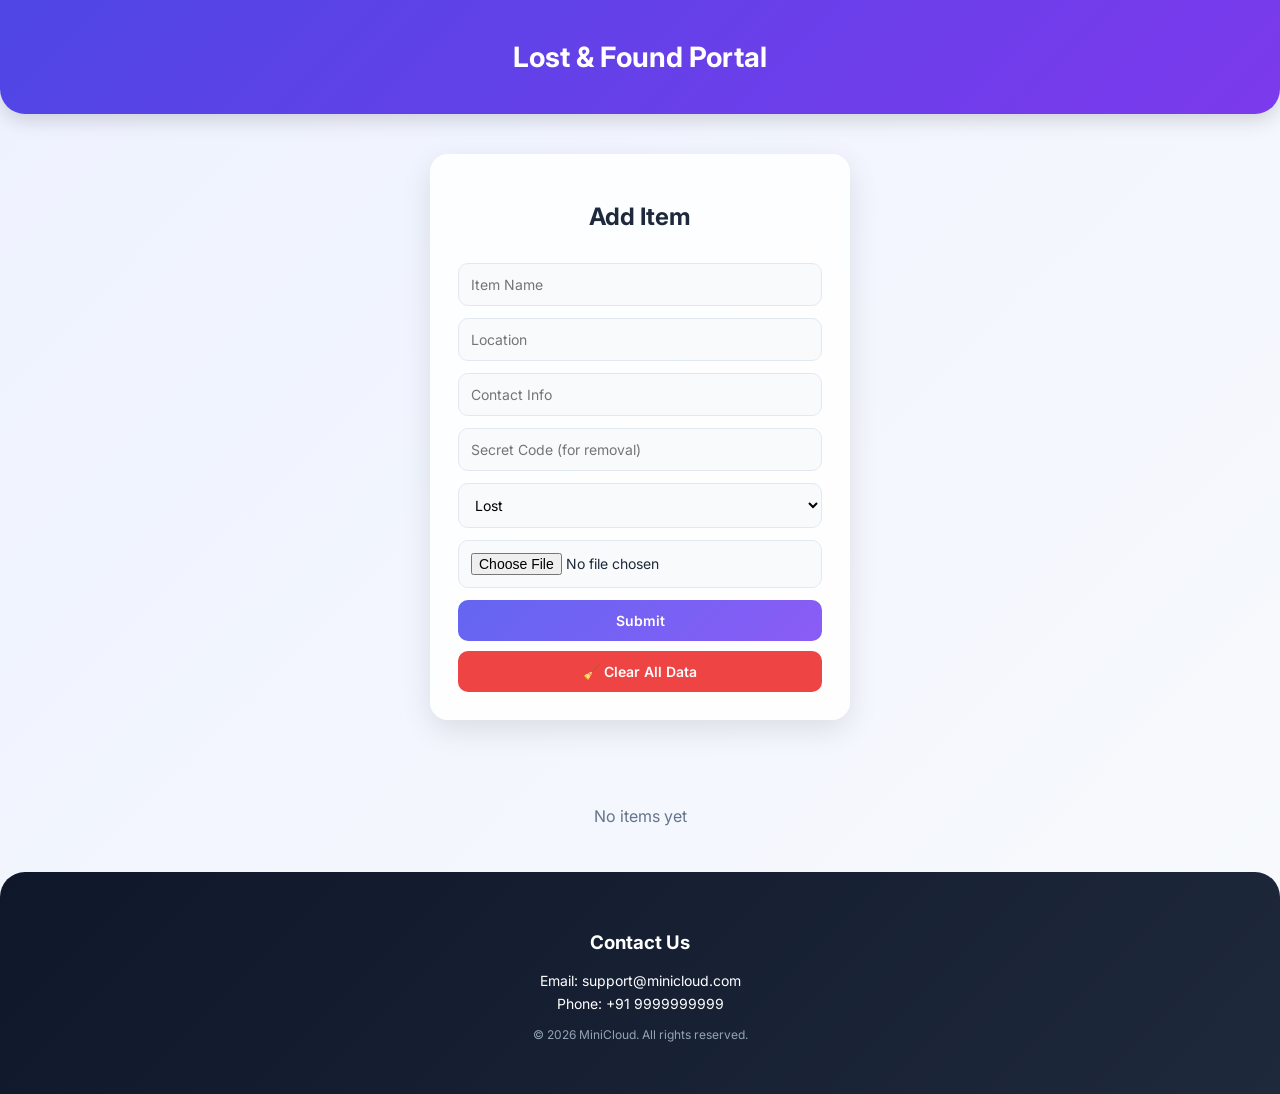
<file: campus_lost_found/index.html>
<!DOCTYPE html>
<html lang="en">
<head>
    <meta charset="UTF-8">
    <meta name="viewport" content="width=device-width, initial-scale=1.0">
    <title>MiniCloud - Lost & Found</title>

    <!-- Google Font -->
    <link href="https://fonts.googleapis.com/css2?family=Inter:wght@300;400;600&display=swap" rel="stylesheet">

    <!-- CSS -->
    <link rel="stylesheet" href="style.css">
</head>

<body>

    <!-- Header -->
    <header>
        <h1>Lost & Found Portal</h1>
        
    </header>

    <!-- Form Section -->
    <section class="form-section">
        <h2>Add Item</h2>

        <input type="text" id="itemName" placeholder="Item Name">
        <input type="text" id="location" placeholder="Location">
        <input type="text" id="contact" placeholder="Contact Info">
        <input type="password" id="secret" placeholder="Secret Code (for removal)">

        <select id="type">
            <option value="Lost">Lost</option>
            <option value="Found">Found</option>
        </select>

        <input type="file" id="itemImage" accept="image/*">

        <button onclick="addItem()">Submit</button>

        <!-- Optional: Clear All -->
        <button onclick="clearAllData()" style="margin-top:10px;background:#ef4444;color:white;">
            🧹 Clear All Data
        </button>
    </section>

    <!-- Items Section -->
    <section class="items" id="itemsList">
        <!-- Cards will come from JavaScript -->
    </section>

    <!-- Footer -->
    <footer class="contact-us">
        <h3>Contact Us</h3>

        <div class="contact-details">
            <p>Email: support@minicloud.com</p>
            <p>Phone: +91 9999999999</p>
        </div>

        <p class="note">© 2026 MiniCloud. All rights reserved.</p>
    </footer>

    <!-- JavaScript -->
    <script src="script.js"></script>

</body>
</html>
</file>
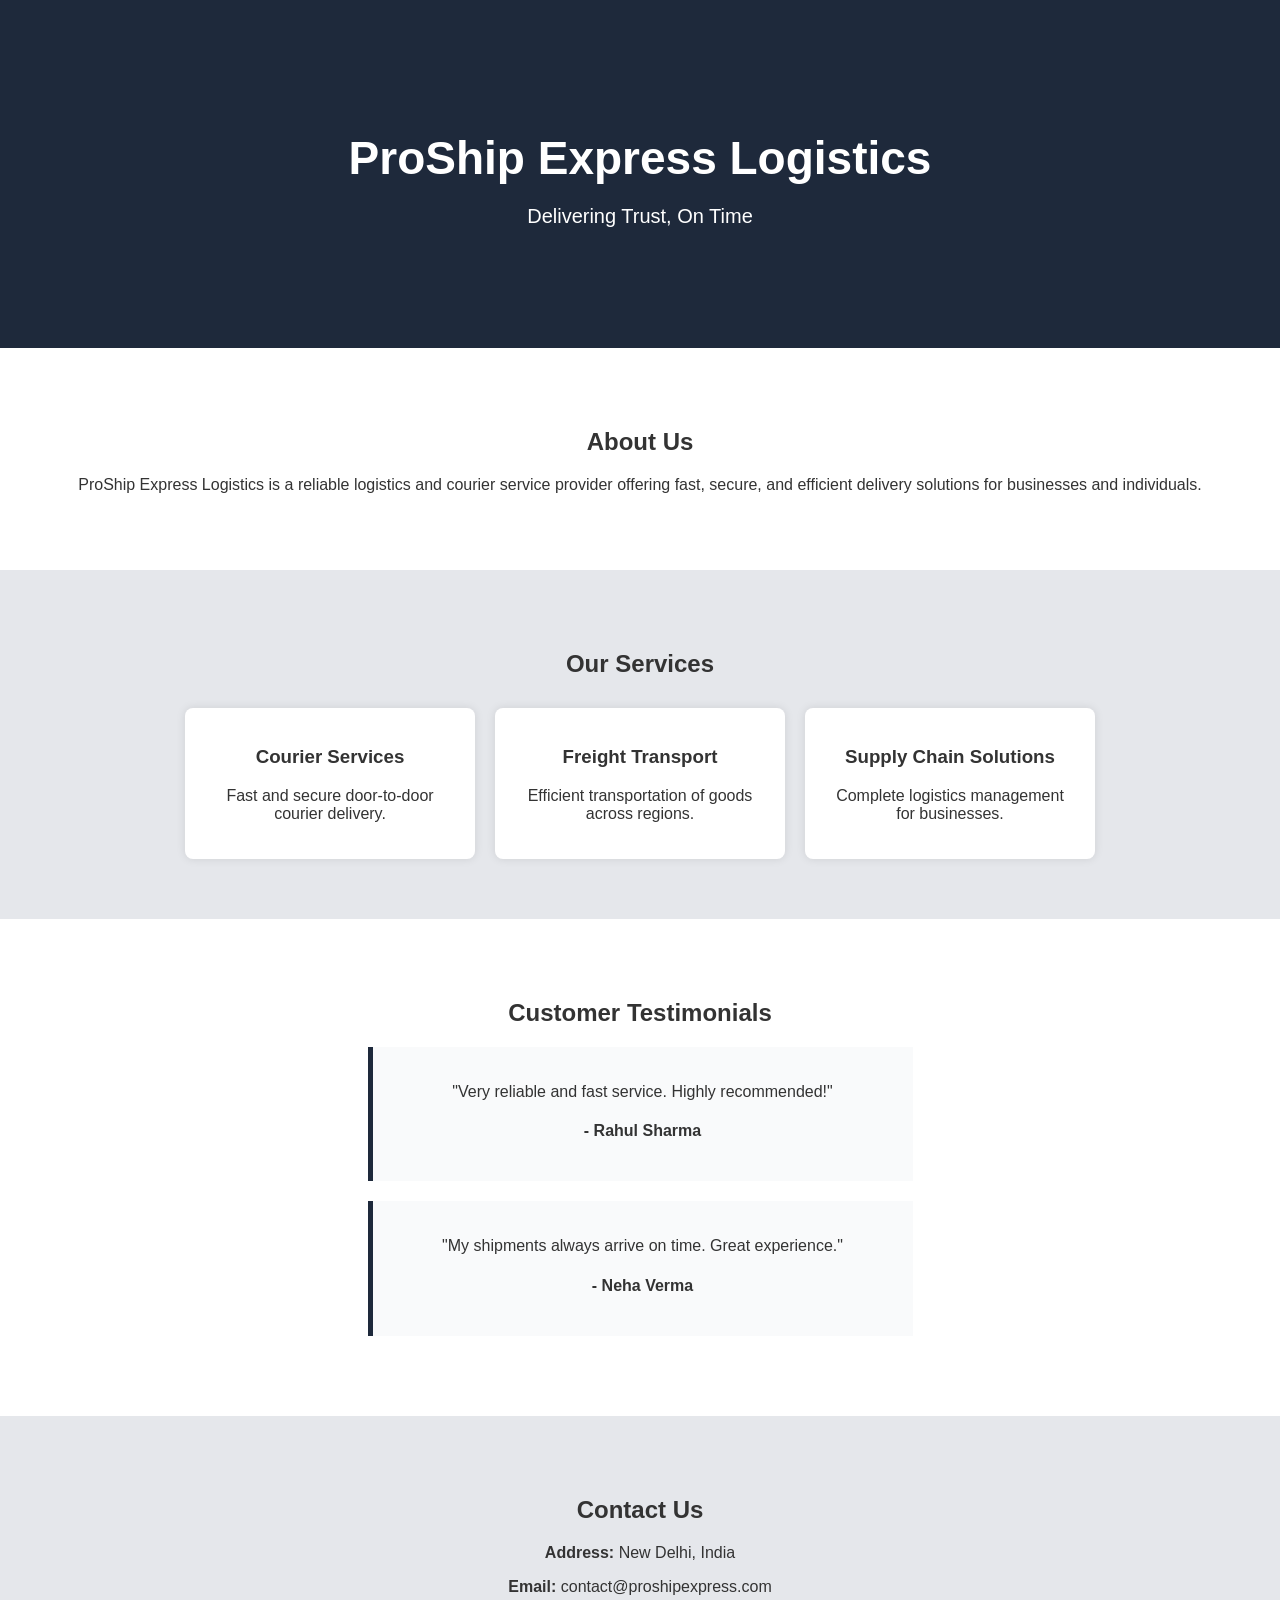
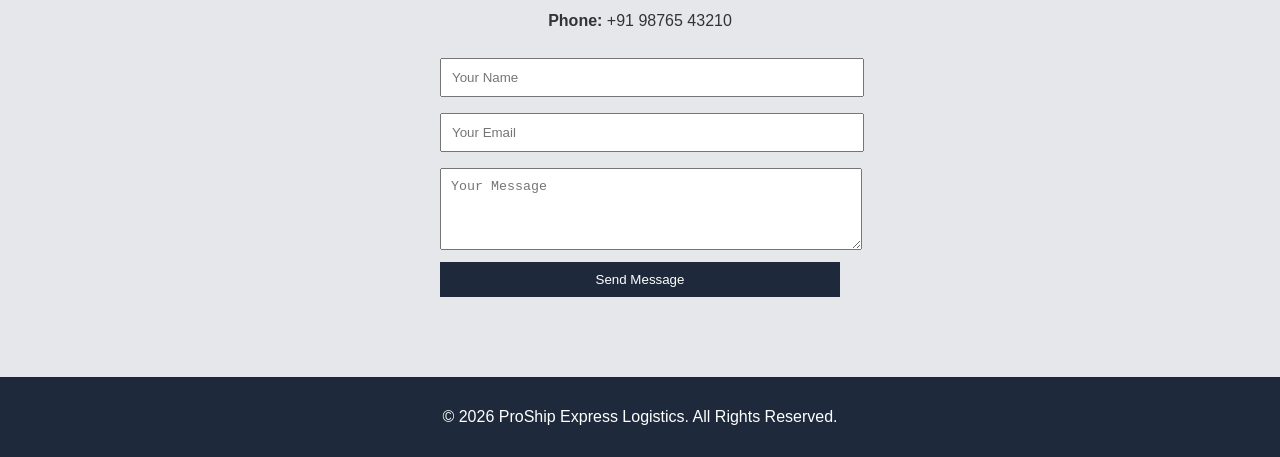
<file: company_landing_page/index.html>
<!--
Project Title: Company Landing Page
Student Name: Tanmay Dixit
Experiment: 2
Date: 28-01-2026
-->

<!DOCTYPE html>
<html lang="en">
<head>
    <meta charset="UTF-8">
    <title>ProShip Express Logistics</title>

    <!-- Link CSS -->
    <link rel="stylesheet" href="style.css">
</head>
<body>

    <!-- Header / Hero Section -->
    <header class="hero">
        <h1>ProShip Express Logistics</h1>
        <p>Delivering Trust, On Time</p>
    </header>

    <!-- About Section -->
    <section class="about">
        <h2>About Us</h2>
        <p>
            ProShip Express Logistics is a reliable logistics and courier service provider
            offering fast, secure, and efficient delivery solutions for businesses and individuals.
        </p>
    </section>

    <!-- Services Section -->
    <section class="services">
        <h2>Our Services</h2>

        <div class="service-container">
            <div class="service-card">
                <h3>Courier Services</h3>
                <p>Fast and secure door-to-door courier delivery.</p>
            </div>

            <div class="service-card">
                <h3>Freight Transport</h3>
                <p>Efficient transportation of goods across regions.</p>
            </div>

            <div class="service-card">
                <h3>Supply Chain Solutions</h3>
                <p>Complete logistics management for businesses.</p>
            </div>
        </div>
    </section>

    <!-- Testimonials Section -->
    <section class="testimonials">
        <h2>Customer Testimonials</h2>

        <div class="testimonial">
            <p>"Very reliable and fast service. Highly recommended!"</p>
            <h4>- Rahul Sharma</h4>
        </div>

        <div class="testimonial">
            <p>"My shipments always arrive on time. Great experience."</p>
            <h4>- Neha Verma</h4>
        </div>
    </section>

    <!-- Contact Section -->
    <section class="contact">
        <h2>Contact Us</h2>

        <p><strong>Address:</strong> New Delhi, India</p>
        <p><strong>Email:</strong> contact@proshipexpress.com</p>
        <p><strong>Phone:</strong> +91 98765 43210</p>

        <!-- Contact Form -->
        <form class="contact-form">
            <input type="text" placeholder="Your Name" required>
            <input type="email" placeholder="Your Email" required>
            <textarea placeholder="Your Message" rows="4"></textarea>
            <button type="submit">Send Message</button>
        </form>
    </section>

    <!-- Footer -->
    <footer class="footer">
        <p>© 2026 ProShip Express Logistics. All Rights Reserved.</p>
    </footer>

</body>
</html>
</file>
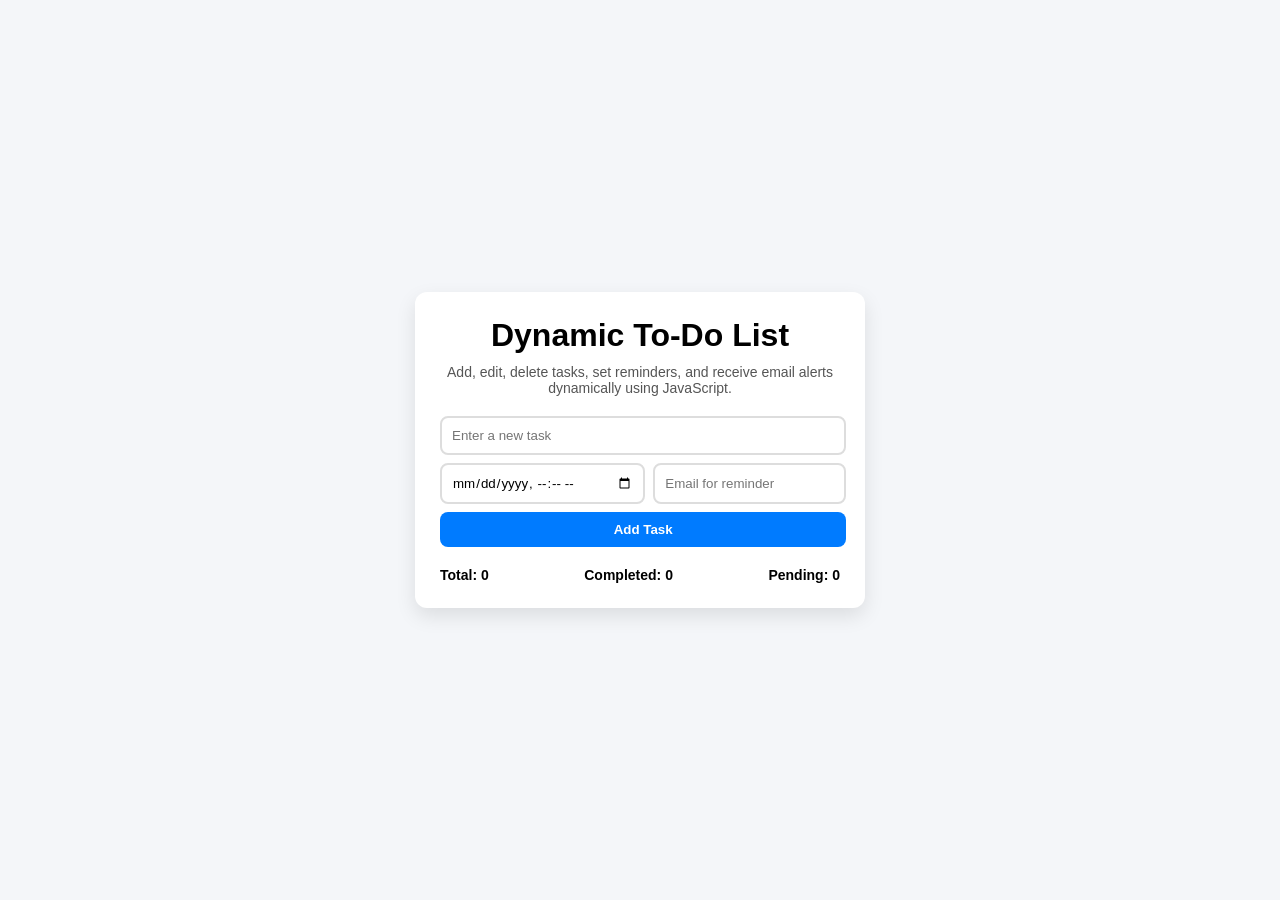
<file: dynamic_todo_list/index.html>
<!--
Project Title: Dynamic To-Do List with Reminder & Mail Alert
Name: Tanmay Dixit
Date: 20-02-2026
-->

<!DOCTYPE html>
<html lang="en">
<head>
    <meta charset="UTF-8">
    <title>Dynamic To-Do List</title>
    <link rel="stylesheet" href="style.css">
</head>
<body>

<div class="container">
    <h1>Dynamic To-Do List</h1>
    <p class="description">
        Add, edit, delete tasks, set reminders, and receive email alerts dynamically using JavaScript.
    </p>

    <div class="input-section">
        <input type="text" id="taskInput" placeholder="Enter a new task">
        <input type="datetime-local" id="reminderTime">
        <input type="email" id="emailInput" placeholder="Email for reminder">
        <button id="addBtn">Add Task</button>
    </div>

    <ul id="taskList"></ul>

    <div class="status">
        <span id="totalTasks">Total: 0</span>
        <span id="completedTasks">Completed: 0</span>
        <span id="pendingTasks">Pending: 0</span>
    </div>
</div>

<script src="script.js"></script>
</body>
</html>
</file>
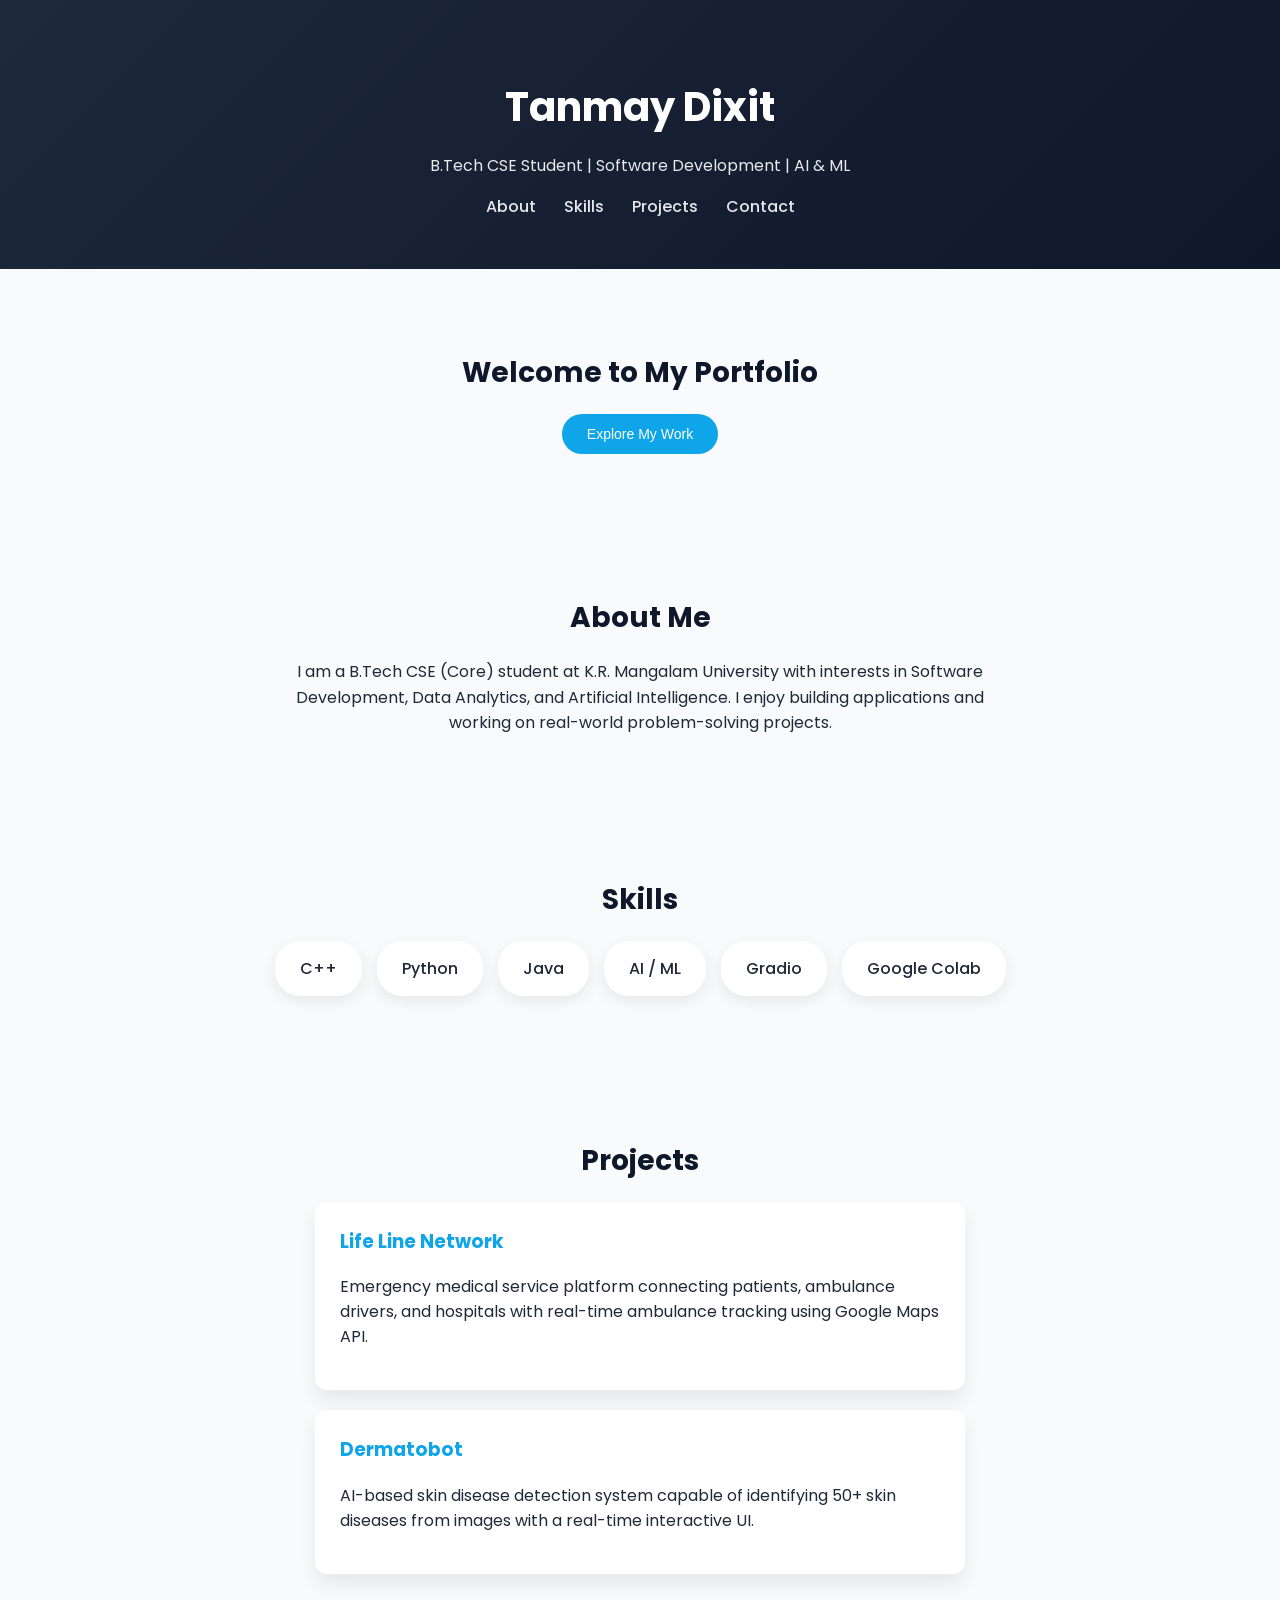
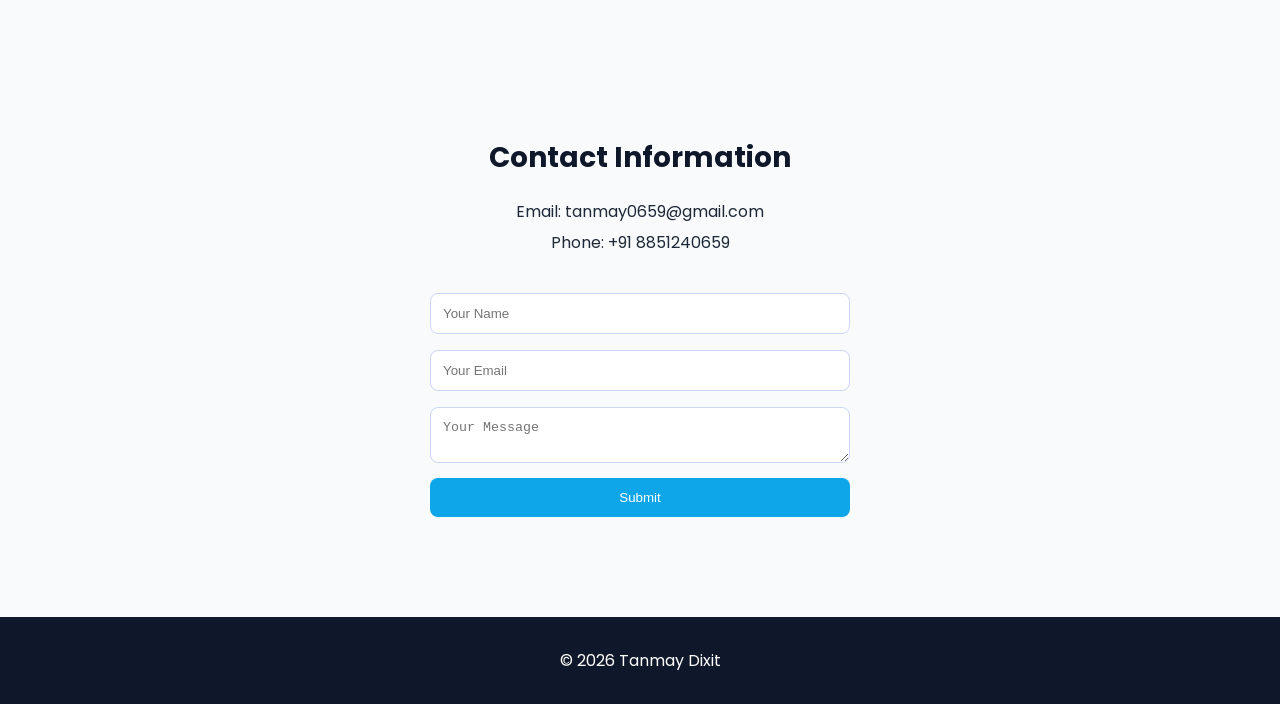
<file: personal portfolio/index.html>
<!DOCTYPE html>
<html lang="en">
<head>
    <meta charset="UTF-8">
    <title>Tanmay Dixit | Portfolio</title>

    <link rel="stylesheet" href="style.css">
    <link href="https://fonts.googleapis.com/css2?family=Poppins:wght@300;400;600&display=swap" rel="stylesheet">
</head>
<body>

<header>
    <h1>Tanmay Dixit</h1>
    <p>B.Tech CSE Student | Software Development | AI & ML</p>

    <nav>
        <a href="#about">About</a>
        <a href="#skills">Skills</a>
        <a href="#projects">Projects</a>
        <a href="#contact">Contact</a>
    </nav>
</header>

<section class="welcome">
    <h2>Welcome to My Portfolio</h2>
    <button class="static-btn">Explore My Work</button>
</section>

<section id="about">
    <h2>About Me</h2>
    <p>
        I am a B.Tech CSE (Core) student at K.R. Mangalam University with interests in
        Software Development, Data Analytics, and Artificial Intelligence.
        I enjoy building applications and working on real-world problem-solving projects.
    </p>
</section>

<section id="skills">
    <h2>Skills</h2>
    <div class="card-container">
        <div class="card">C++</div>
        <div class="card">Python</div>
        <div class="card">Java</div>
        <div class="card">AI / ML</div>
        <div class="card">Gradio</div>
        <div class="card">Google Colab</div>
    </div>
</section>

<section id="projects">
    <h2>Projects</h2>

    <div class="project-card">
        <h3>Life Line Network</h3>
        <p>
            Emergency medical service platform connecting patients, ambulance drivers,
            and hospitals with real-time ambulance tracking using Google Maps API.
        </p>
    </div>

    <div class="project-card">
        <h3>Dermatobot</h3>
        <p>
            AI-based skin disease detection system capable of identifying 50+ skin diseases
            from images with a real-time interactive UI.
        </p>
    </div>
</section>

<section id="contact">
    <h2>Contact Information</h2>
    <p>Email: tanmay0659@gmail.com</p>
    <p>Phone: +91 8851240659</p>

    <form>
        <input type="text" placeholder="Your Name" required>
        <input type="email" placeholder="Your Email" required>
        <textarea placeholder="Your Message" required></textarea>
        <button type="submit">Submit</button>
    </form>
</section>

<footer>
    <p>© 2026 Tanmay Dixit</p>
</footer>

</body>
</html>
</file>
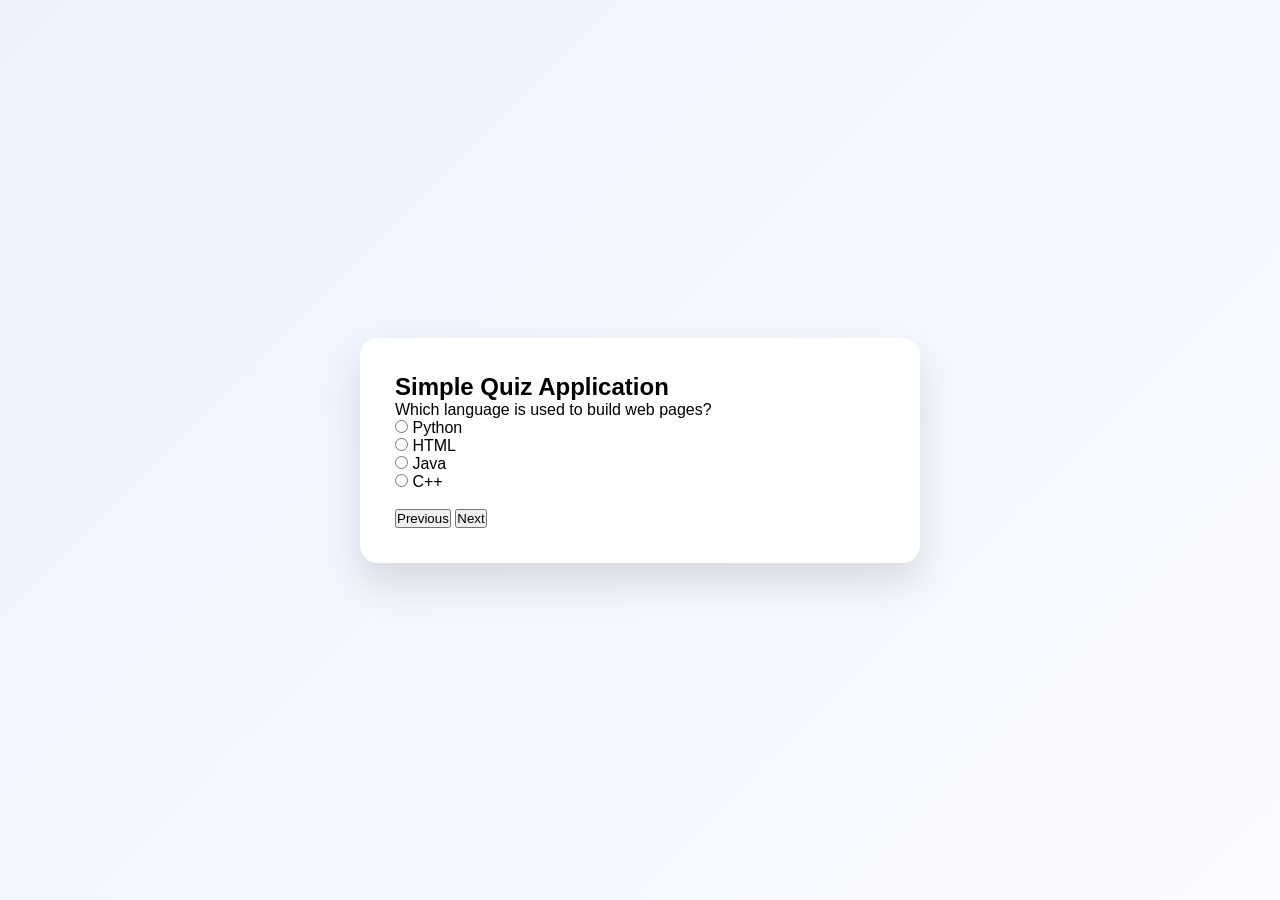
<file: quiz_website/index.html>
<!DOCTYPE html>
<html>
<head>
    <title>Simple Quiz Application</title>
    <link rel="stylesheet" href="style.css">
</head>
<body>

<div class="quiz-container">
    <h2>Simple Quiz Application</h2>

    <p id="question"></p>

    <label>
        <input type="radio" name="opt">
        <span id="optA"></span>
    </label><br>

    <label>
        <input type="radio" name="opt">
        <span id="optB"></span>
    </label><br>

    <label>
        <input type="radio" name="opt">
        <span id="optC"></span>
    </label><br>

    <label>
        <input type="radio" name="opt">
        <span id="optD"></span>
    </label><br><br>

    <button>Previous</button>
    <button>Next</button>
</div>

<script src="script.js"></script>
</body>
</html>
</file>
<file: campus_lost_found/style.css>
* {
    box-sizing: border-box;
    font-family: 'Inter', 'Segoe UI', sans-serif;
}

body {
    margin: 0;
    background: linear-gradient(135deg, #eef2ff, #f8fafc);
    color: #1e293b;
}

/* Header */
header {
    background: linear-gradient(135deg, #4f46e5, #7c3aed);
    color: white;
    text-align: center;
    padding: 40px 20px;
    border-bottom-left-radius: 25px;
    border-bottom-right-radius: 25px;
    box-shadow: 0 6px 20px rgba(0,0,0,0.15);
}

header h1 {
    margin: 0;
    font-size: 28px;
}

header p {
    margin-top: 8px;
    font-size: 14px;
    opacity: 0.9;
}

/* Form Section */
.form-section {
    background: rgba(255, 255, 255, 0.85);
    backdrop-filter: blur(10px);
    max-width: 420px;
    margin: 40px auto;
    padding: 28px;
    border-radius: 18px;
    box-shadow: 0 10px 30px rgba(0,0,0,0.1);
}

.form-section h2 {
    text-align: center;
    margin-bottom: 20px;
}

/* Inputs */
input, select, button {
    width: 100%;
    padding: 12px;
    margin-top: 12px;
    border-radius: 10px;
    border: 1px solid #e2e8f0;
    font-size: 14px;
    background: #f8fafc;
    transition: 0.2s;
}

input:focus, select:focus {
    outline: none;
    border-color: #6366f1;
    box-shadow: 0 0 0 3px rgba(99,102,241,0.2);
}

/* Form Button */
.form-section button {
    background: linear-gradient(135deg, #6366f1, #8b5cf6);
    color: white;
    border: none;
    font-weight: 600;
    cursor: pointer;
}

.form-section button:hover {
    transform: translateY(-2px);
    box-shadow: 0 6px 15px rgba(99,102,241,0.4);
}

/* Items Grid */
.items {
    display: grid;
    grid-template-columns: repeat(auto-fit, minmax(280px, 1fr));
    gap: 25px;
    padding: 30px;
}

/* Card */
.card {
    background: white;
    border-radius: 18px;
    padding: 18px;
    box-shadow: 0 10px 25px rgba(0,0,0,0.1);
    transition: 0.3s;
}

.card:hover {
    transform: translateY(-6px);
}

/* Card Image */
.card img {
    width: 100%;
    height: 180px;
    object-fit: contain;
    background: #f1f5f9;
    padding: 10px;
    border-radius: 12px;
}

/* Card Content */
.card-content {
    margin-top: 10px;
}

/* Title */
.card h3 {
    margin: 0;
    font-size: 18px;
}

/* Location */
.location {
    margin-top: 6px;
    font-size: 14px;
    color: #64748b;
}

/* Status Badge */
.status {
    display: inline-block;
    margin-top: 10px;
    padding: 5px 12px;
    border-radius: 20px;
    font-size: 12px;
    font-weight: 600;
}

.lost {
    background: #fee2e2;
    color: #dc2626;
}

.found {
    background: #dcfce7;
    color: #16a34a;
}

/* Buttons Row */
.actions {
    display: flex;
    gap: 10px;
    margin-top: 15px;
}

/* Buttons */
.action-btn {
    flex: 1;
    padding: 10px;
    border-radius: 10px;
    border: none;
    font-size: 14px;
    font-weight: 600;
    cursor: pointer;
    transition: 0.2s;
}

/* Contact Button */
.contact-btn {
    background: linear-gradient(135deg, #3b82f6, #06b6d4);
    color: white;
}

/* Remove Button */
.remove-btn {
    background: #f1f5f9;
    color: #334155;
}

/* Hover */
.action-btn:hover {
    transform: translateY(-2px);
    box-shadow: 0 5px 12px rgba(0,0,0,0.15);
}

/* Contact Info */
.contact {
    margin-top: 8px;
    font-size: 14px;
    color: #475569;
}

/* Footer */
.contact-us {
    background: linear-gradient(135deg, #0f172a, #1e293b);
    color: white;
    text-align: center;
    padding: 40px 20px;
    border-top-left-radius: 25px;
    border-top-right-radius: 25px;
}

.contact-details p {
    margin: 6px 0;
    font-size: 14px;
}

.contact-us .note {
    margin-top: 15px;
    font-size: 12px;
    color: #94a3b8;
}
</file>
<file: company_landing_page/style.css>
/* General Styling */
body {
    margin: 0;
    font-family: Arial, Helvetica, sans-serif;
    background-color: #f4f4f4;
    color: #333;
}

/* Hero Section */
.hero {
    background-color: #1e293b;
    color: white;
    text-align: center;
    padding: 100px 20px;
}

.hero h1 {
    font-size: 46px;
    margin-bottom: 10px;
}

.hero p {
    font-size: 20px;
}

/* Section Common Styling */
section {
    padding: 60px 20px;
    text-align: center;
}

/* About Section */
.about {
    background-color: white;
}

/* Services Section */
.services {
    background-color: #e5e7eb;
}

.service-container {
    display: flex;
    justify-content: center;
    gap: 20px;
    margin-top: 30px;
}

.service-card {
    background-color: white;
    padding: 20px;
    width: 250px;
    border-radius: 8px;
    box-shadow: 0 0 10px rgba(0,0,0,0.1);
}

/* Testimonials */
.testimonials {
    background-color: white;
}

.testimonial {
    max-width: 500px;
    margin: 20px auto;
    padding: 20px;
    border-left: 5px solid #1e293b;
    background-color: #f9fafb;
}

/* Contact Section */
.contact {
    background-color: #e5e7eb;
}

.contact-form {
    max-width: 400px;
    margin: 20px auto;
}

.contact-form input,
.contact-form textarea {
    width: 100%;
    padding: 10px;
    margin: 8px 0;
}

.contact-form button {
    width: 100%;
    padding: 10px;
    background-color: #1e293b;
    color: white;
    border: none;
    cursor: pointer;
}

/* Footer */
.footer {
    background-color: #1e293b;
    color: white;
    text-align: center;
    padding: 15px;
}
</file>
<file: dynamic_todo_list/style.css>
* {
    margin: 0;
    padding: 0;
    box-sizing: border-box;
    font-family: Arial, sans-serif;
}

body {
    background: #f4f6f9;
    display: flex;
    justify-content: center;
    align-items: center;
    height: 100vh;
}

.container {
    background: white;
    padding: 25px;
    border-radius: 12px;
    width: 450px;
    box-shadow: 0 8px 20px rgba(0,0,0,0.1);
}

h1 {
    text-align: center;
    margin-bottom: 10px;
}

.description {
    text-align: center;
    font-size: 14px;
    color: #555;
    margin-bottom: 20px;
}

.input-section {
    display: grid;
    grid-template-columns: 1fr 1fr;
    gap: 8px;
    margin-bottom: 20px;
}

.input-section input[type="text"] {
    grid-column: span 2;
}

.input-section button {
    grid-column: span 2;
    padding: 10px;
    border: none;
    background: #007bff;
    color: white;
    border-radius: 8px;
    cursor: pointer;
    font-weight: bold;
}

.input-section button:hover {
    background: #0056b3;
}

input {
    padding: 10px;
    border: 2px solid #ddd;
    border-radius: 8px;
    outline: none;
}

input:focus {
    border-color: #007bff;
}

ul {
    list-style: none;
}

li {
    display: flex;
    align-items: center;
    justify-content: space-between;
    padding: 10px;
    border-bottom: 1px solid #eee;
}

.task-text {
    flex: 1;
    margin-left: 10px;
}

.completed .task-text {
    text-decoration: line-through;
    color: gray;
}

.actions button {
    margin-left: 5px;
    padding: 5px 8px;
    font-size: 12px;
    border: none;
    color: white;
    border-radius: 5px;
    cursor: pointer;
}

.edit-btn {
    background: #28a745;
}

.delete-btn {
    background: #dc3545;
}

.status {
    margin-top: 15px;
    display: flex;
    justify-content: space-between;
    font-size: 14px;
    font-weight: bold;
}
</file>
<file: personal portfolio/style.css>
* {
    box-sizing: border-box;
}

body {
    margin: 0;
    font-family: 'Poppins', sans-serif;
    background-color: #f8fafc;
    color: #1f2937;
}

header {
    background: linear-gradient(135deg, #1e293b, #0f172a);
    color: white;
    padding: 50px 20px;
    text-align: center;
}

header h1 {
    font-size: 40px;
    margin-bottom: 10px;
}

header p {
    font-size: 16px;
    opacity: 0.9;
}

nav {
    margin-top: 15px;
}

nav a {
    color: #e5e7eb;
    margin: 0 12px;
    text-decoration: none;
    font-weight: 500;
}

nav a:hover {
    color: #38bdf8;
}

section {
    padding: 60px 20px;
    text-align: center;
}

section h2 {
    font-size: 28px;
    margin-bottom: 20px;
    color: #0f172a;
}

.static-btn {
    padding: 12px 25px;
    border-radius: 25px;
    border: none;
    background-color: #0ea5e9;
    color: white;
    cursor: pointer;
    font-size: 14px;
}

.static-btn:hover {
    background-color: #0284c7;
}

#about p {
    max-width: 700px;
    margin: auto;
    line-height: 1.6;
}

.card-container {
    display: flex;
    flex-wrap: wrap;
    justify-content: center;
    gap: 15px;
}

.card {
    background-color: white;
    padding: 15px 25px;
    border-radius: 25px;
    box-shadow: 0 5px 15px rgba(0,0,0,0.08);
    font-weight: 500;
    transition: transform 0.2s;
}

.card:hover {
    transform: translateY(-5px);
}

.project-card {
    background-color: white;
    margin: 20px auto;
    padding: 25px;
    max-width: 650px;
    border-radius: 12px;
    box-shadow: 0 10px 20px rgba(0,0,0,0.08);
    text-align: left;
}

.project-card h3 {
    margin-top: 0;
    color: #0ea5e9;
}

#contact p {
    margin: 6px 0;
}

form {
    max-width: 420px;
    margin: 30px auto 0;
}

form input,
form textarea {
    width: 100%;
    padding: 12px;
    margin: 8px 0;
    border-radius: 8px;
    border: 1px solid #cbd5f5;
}

form button {
    width: 100%;
    padding: 12px;
    background-color: #0ea5e9;
    color: white;
    border: none;
    border-radius: 8px;
    cursor: pointer;
}

form button:hover {
    background-color: #0284c7;
}

footer {
    background-color: #0f172a;
    color: white;
    text-align: center;
    padding: 15px;
    margin-top: 40px;
}
</file>
<file: quiz_website/style.css>
:root {
    --primary: #4a90e2;
    --secondary: #eef2f8;
    --bg: #f5f7fb;
    --text: #2c2c2c;
    --card: #ffffff;
}

* {
    margin: 0;
    padding: 0;
    box-sizing: border-box;
    font-family: "Segoe UI", sans-serif;
}

body {
    background: linear-gradient(135deg, #eef2ff, #f9fbff);
    min-height: 100vh;
    display: flex;
    align-items: center;
    justify-content: center;
}

/* Card */
.quiz-container {
    background: var(--card);
    width: 560px;
    padding: 35px;
    border-radius: 18px;
    box-shadow: 0 20px 40px rgba(0,0,0,0.12);
    animation: fadeIn 0.6s ease;
}

@keyframes fadeIn {
    from { opacity: 0; transform: translateY(15px); }
    to { opacity: 1; transform: translateY(0); }
}

/* Title */
.title {
    text-align: center;
    font-size: 26px;
    margin-bottom: 20px;
    color: var(--text);
}

/* Progress bar */
.progress {
    height: 6px;
    background: #e3e7f0;
    border-radius: 4px;
    margin-bottom: 20px;
    overflow: hidden;
}

.progress-bar {
    height: 100%;
    width: 40%;
    background: var(--primary);
    transition: width 0.4s ease;
}

/* Question */
.question {
    font-size: 19px;
    font-weight: 600;
    margin-bottom: 20px;
}

/* Options */
.option {
    display: flex;
    align-items: center;
    gap: 12px;
    padding: 14px 16px;
    border: 1px solid #ddd;
    border-radius: 10px;
    margin-bottom: 12px;
    cursor: pointer;
    transition: 0.3s ease;
}

.option:hover {
    border-color: var(--primary);
    background: #f0f6ff;
}

.option input {
    accent-color: var(--primary);
    transform: scale(1.1);
}

/* Selected */
.option input:checked + span {
    font-weight: 600;
    color: var(--primary);
}

/* Buttons */
.buttons {
    display: flex;
    justify-content: space-between;
    margin-top: 25px;
}

.btn {
    padding: 12px 26px;
    border-radius: 10px;
    font-size: 15px;
    border: none;
    cursor: pointer;
    transition: 0.3s;
}

.primary {
    background: var(--primary);
    color: white;
}

.primary:hover {
    background: #357bd8;
}

.secondary {
    background: #e8ebf1;
}

.secondary:hover {
    background: #d9dde6;
}

/* Mobile */
@media (max-width: 600px) {
    .quiz-container {
        width: 92%;
        padding: 25px;
    }
}
</file>
